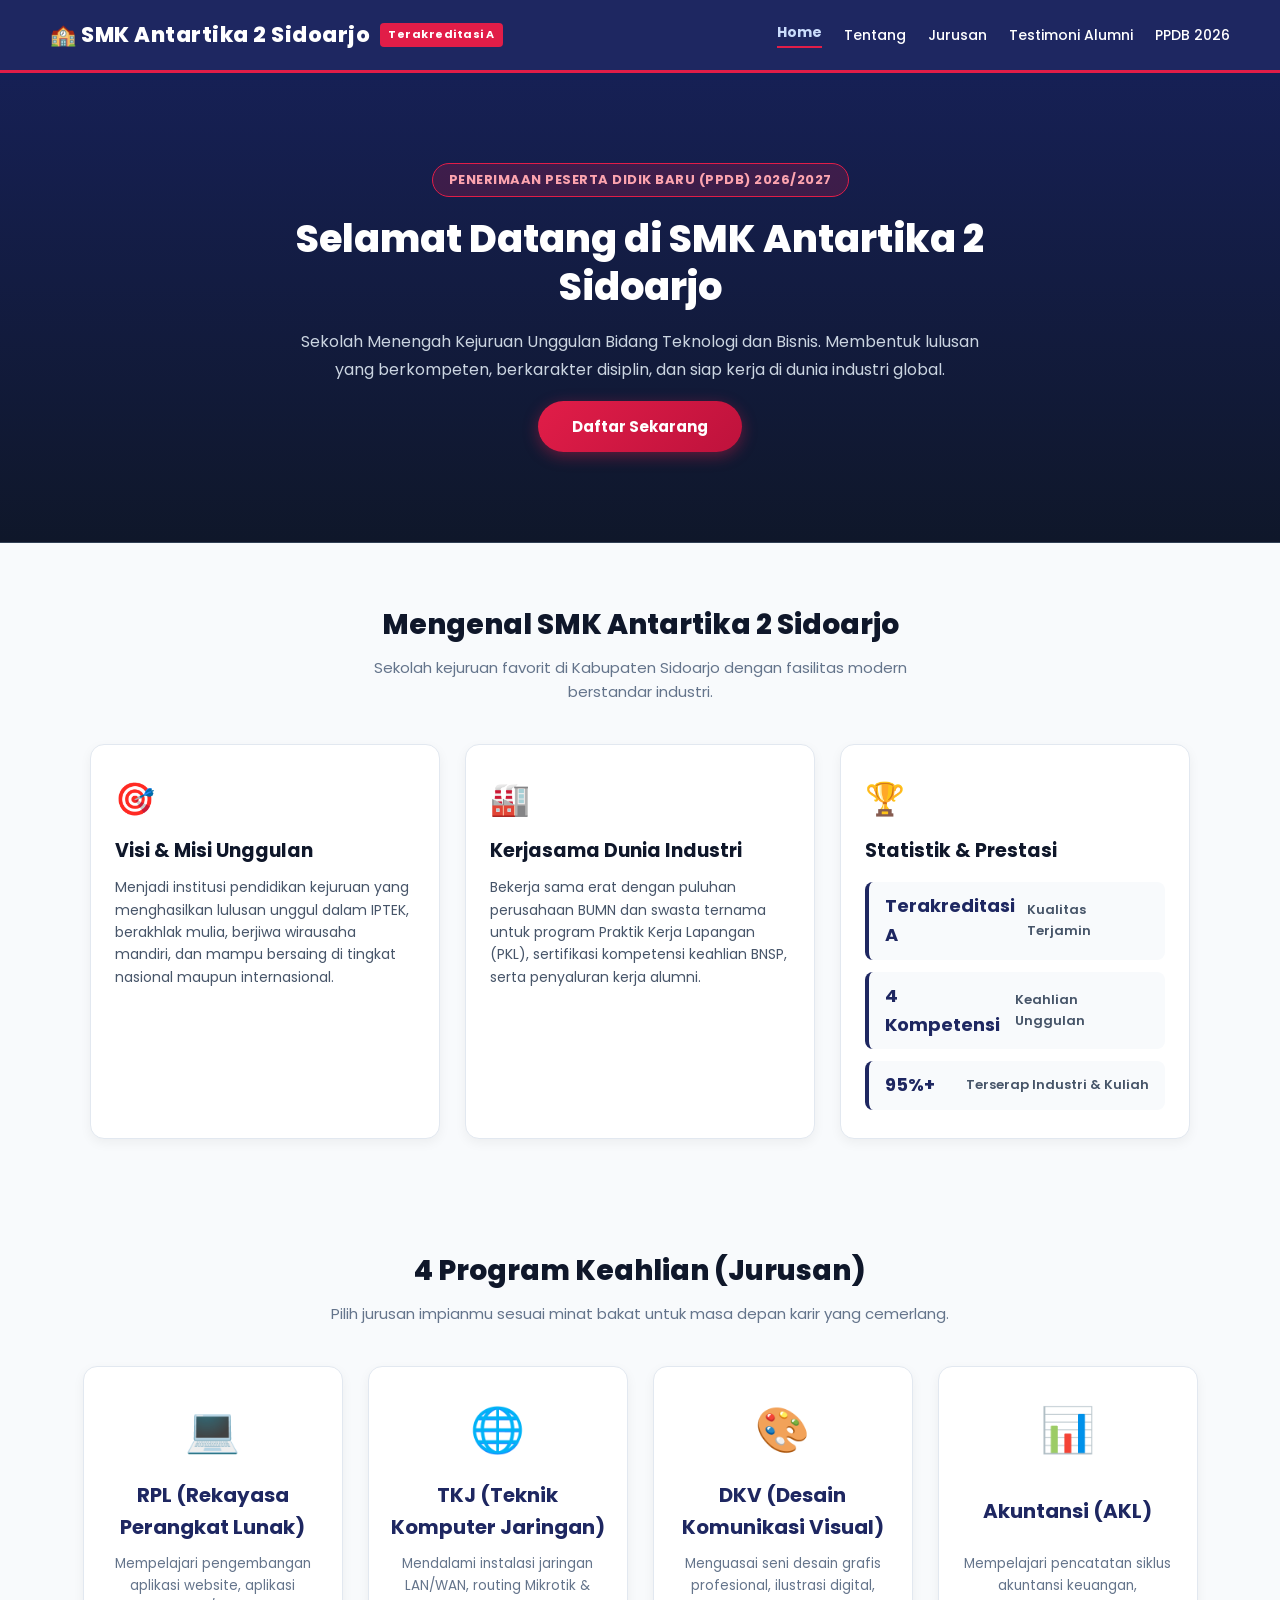
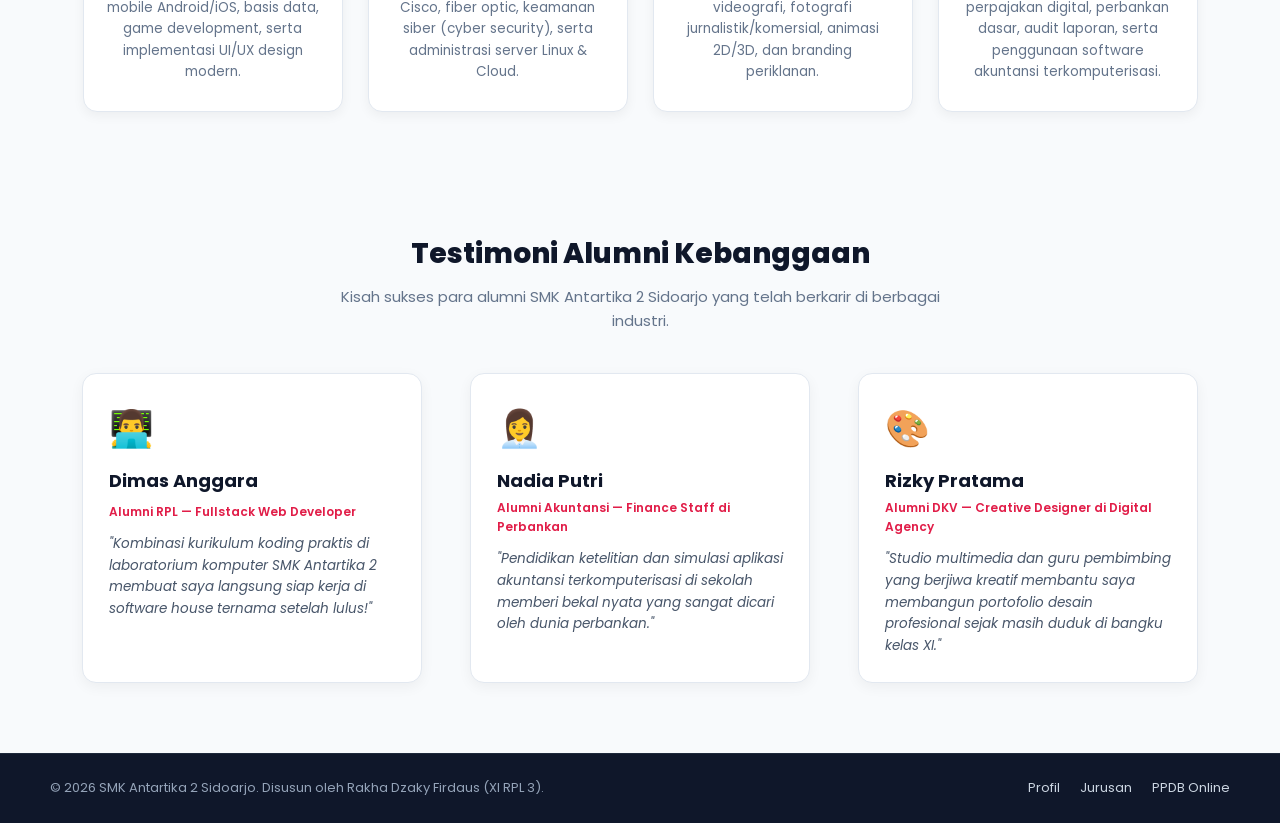
<file: index.html>
<!DOCTYPE html>
<html lang="id">
<head>
  <meta charset="UTF-8">
  <meta name="viewport" content="width=device-width, initial-scale=1.0">
  <title>SMK Antartika 2 Sidoarjo — Sekolah Pusat Keunggulan Bidang Teknologi</title>
  <link href="https://fonts.googleapis.com/css2?family=Poppins:wght@300;400;600;700;800&display=swap" rel="stylesheet">
  <link rel="stylesheet" href="style.css">
</head>
<body>

  <!-- ==========================================================================
       1. NAVBAR (FLEXBOX DENGAN flex-wrap: wrap)
       ========================================================================== -->
  <div class="navbar">
    <div class="logo">
      🏫 SMK Antartika 2 Sidoarjo
      <span class="logo-badge">Terakreditasi A</span>
    </div>
    <div class="menu">
      <a href="index.html" class="active">Home</a>
      <a href="tentang.html">Tentang</a>
      <a href="jurusan.html">Jurusan</a>
      <a href="testimoni.html">Testimoni Alumni</a>
      <a href="pendaftaran.html">PPDB 2026</a>
    </div>
  </div>

  <!-- ==========================================================================
       2. HERO SECTION (Flexbox Column, Center Aligned)
       ========================================================================== -->
  <div class="hero">
    <span class="badge-hero">Penerimaan Peserta Didik Baru (PPDB) 2026/2027</span>
    <h1>Selamat Datang di SMK Antartika 2 Sidoarjo</h1>
    <p>Sekolah Menengah Kejuruan Unggulan Bidang Teknologi dan Bisnis. Membentuk lulusan yang berkompeten, berkarakter disiplin, dan siap kerja di dunia industri global.</p>
    <a href="pendaftaran.html" style="text-decoration:none;"><button>Daftar Sekarang</button></a>
  </div>

  <!-- ==========================================================================
       RINGKASAN TENTANG SEKOLAH (FLEXBOX)
       ========================================================================== -->
  <div class="section-title">
    <h2>Mengenal SMK Antartika 2 Sidoarjo</h2>
    <p>Sekolah kejuruan favorit di Kabupaten Sidoarjo dengan fasilitas modern berstandar industri.</p>
  </div>

  <div class="tentang-container">
    <div class="tentang-box">
      <div class="box-icon">🎯</div>
      <h3>Visi & Misi Unggulan</h3>
      <p>Menjadi institusi pendidikan kejuruan yang menghasilkan lulusan unggul dalam IPTEK, berakhlak mulia, berjiwa wirausaha mandiri, dan mampu bersaing di tingkat nasional maupun internasional.</p>
    </div>

    <div class="tentang-box">
      <div class="box-icon">🏭</div>
      <h3>Kerjasama Dunia Industri</h3>
      <p>Bekerja sama erat dengan puluhan perusahaan BUMN dan swasta ternama untuk program Praktik Kerja Lapangan (PKL), sertifikasi kompetensi keahlian BNSP, serta penyaluran kerja alumni.</p>
    </div>

    <div class="tentang-box stats-box">
      <div class="box-icon">🏆</div>
      <h3>Statistik & Prestasi</h3>
      <div class="stat-grid">
        <div class="stat-item">
          <strong>Terakreditasi A</strong>
          <span>Kualitas Terjamin</span>
        </div>
        <div class="stat-item">
          <strong>4 Kompetensi</strong>
          <span>Keahlian Unggulan</span>
        </div>
        <div class="stat-item">
          <strong>95%+</strong>
          <span>Terserap Industri & Kuliah</span>
        </div>
      </div>
    </div>
  </div>

  <!-- ==========================================================================
       3. 4 JURUSAN UNGGULAN (RPL, TKJ, DKV, AKUNTANSI)
       ========================================================================== -->
  <div class="section-title">
    <h2>4 Program Keahlian (Jurusan)</h2>
    <p>Pilih jurusan impianmu sesuai minat bakat untuk masa depan karir yang cemerlang.</p>
  </div>

  <div class="gallery">
    <!-- 1. RPL -->
    <div class="card">
      <div class="icon">💻</div>
      <h3>RPL (Rekayasa Perangkat Lunak)</h3>
      <p>Mempelajari pengembangan aplikasi website, aplikasi mobile Android/iOS, basis data, game development, serta implementasi UI/UX design modern.</p>
    </div>

    <!-- 2. TKJ -->
    <div class="card">
      <div class="icon">🌐</div>
      <h3>TKJ (Teknik Komputer Jaringan)</h3>
      <p>Mendalami instalasi jaringan LAN/WAN, routing Mikrotik & Cisco, fiber optic, keamanan siber (cyber security), serta administrasi server Linux & Cloud.</p>
    </div>

    <!-- 3. DKV -->
    <div class="card">
      <div class="icon">🎨</div>
      <h3>DKV (Desain Komunikasi Visual)</h3>
      <p>Menguasai seni desain grafis profesional, ilustrasi digital, videografi, fotografi jurnalistik/komersial, animasi 2D/3D, dan branding periklanan.</p>
    </div>

    <!-- 4. AKUNTANSI -->
    <div class="card">
      <div class="icon">📊</div>
      <h3>Akuntansi (AKL)</h3>
      <p>Mempelajari pencatatan siklus akuntansi keuangan, perpajakan digital, perbankan dasar, audit laporan, serta penggunaan software akuntansi terkomputerisasi.</p>
    </div>
  </div>

  <!-- ==========================================================================
       4. TESTIMONI ALUMNI
       ========================================================================== -->
  <div class="section-title">
    <h2>Testimoni Alumni Kebanggaan</h2>
    <p>Kisah sukses para alumni SMK Antartika 2 Sidoarjo yang telah berkarir di berbagai industri.</p>
  </div>

  <div class="testimoni-container">
    <div class="card-testimoni">
      <div class="avatar">👨‍💻</div>
      <h4>Dimas Anggara</h4>
      <span class="role">Alumni RPL — Fullstack Web Developer</span>
      <p>"Kombinasi kurikulum koding praktis di laboratorium komputer SMK Antartika 2 membuat saya langsung siap kerja di software house ternama setelah lulus!"</p>
    </div>

    <div class="card-testimoni">
      <div class="avatar">👩‍💼</div>
      <h4>Nadia Putri</h4>
      <span class="role">Alumni Akuntansi — Finance Staff di Perbankan</span>
      <p>"Pendidikan ketelitian dan simulasi aplikasi akuntansi terkomputerisasi di sekolah memberi bekal nyata yang sangat dicari oleh dunia perbankan."</p>
    </div>

    <div class="card-testimoni">
      <div class="avatar">🎨</div>
      <h4>Rizky Pratama</h4>
      <span class="role">Alumni DKV — Creative Designer di Digital Agency</span>
      <p>"Studio multimedia dan guru pembimbing yang berjiwa kreatif membantu saya membangun portofolio desain profesional sejak masih duduk di bangku kelas XI."</p>
    </div>
  </div>

  <!-- ==========================================================================
       5. FOOTER
       ========================================================================== -->
  <div class="footer">
    <p>&copy; 2026 SMK Antartika 2 Sidoarjo. Disusun oleh Rakha Dzaky Firdaus (XI RPL 3).</p>
    <div class="social">
      <a href="tentang.html">Profil</a>
      <a href="jurusan.html">Jurusan</a>
      <a href="pendaftaran.html">PPDB Online</a>
    </div>
  </div>

</body>
</html>
</file>
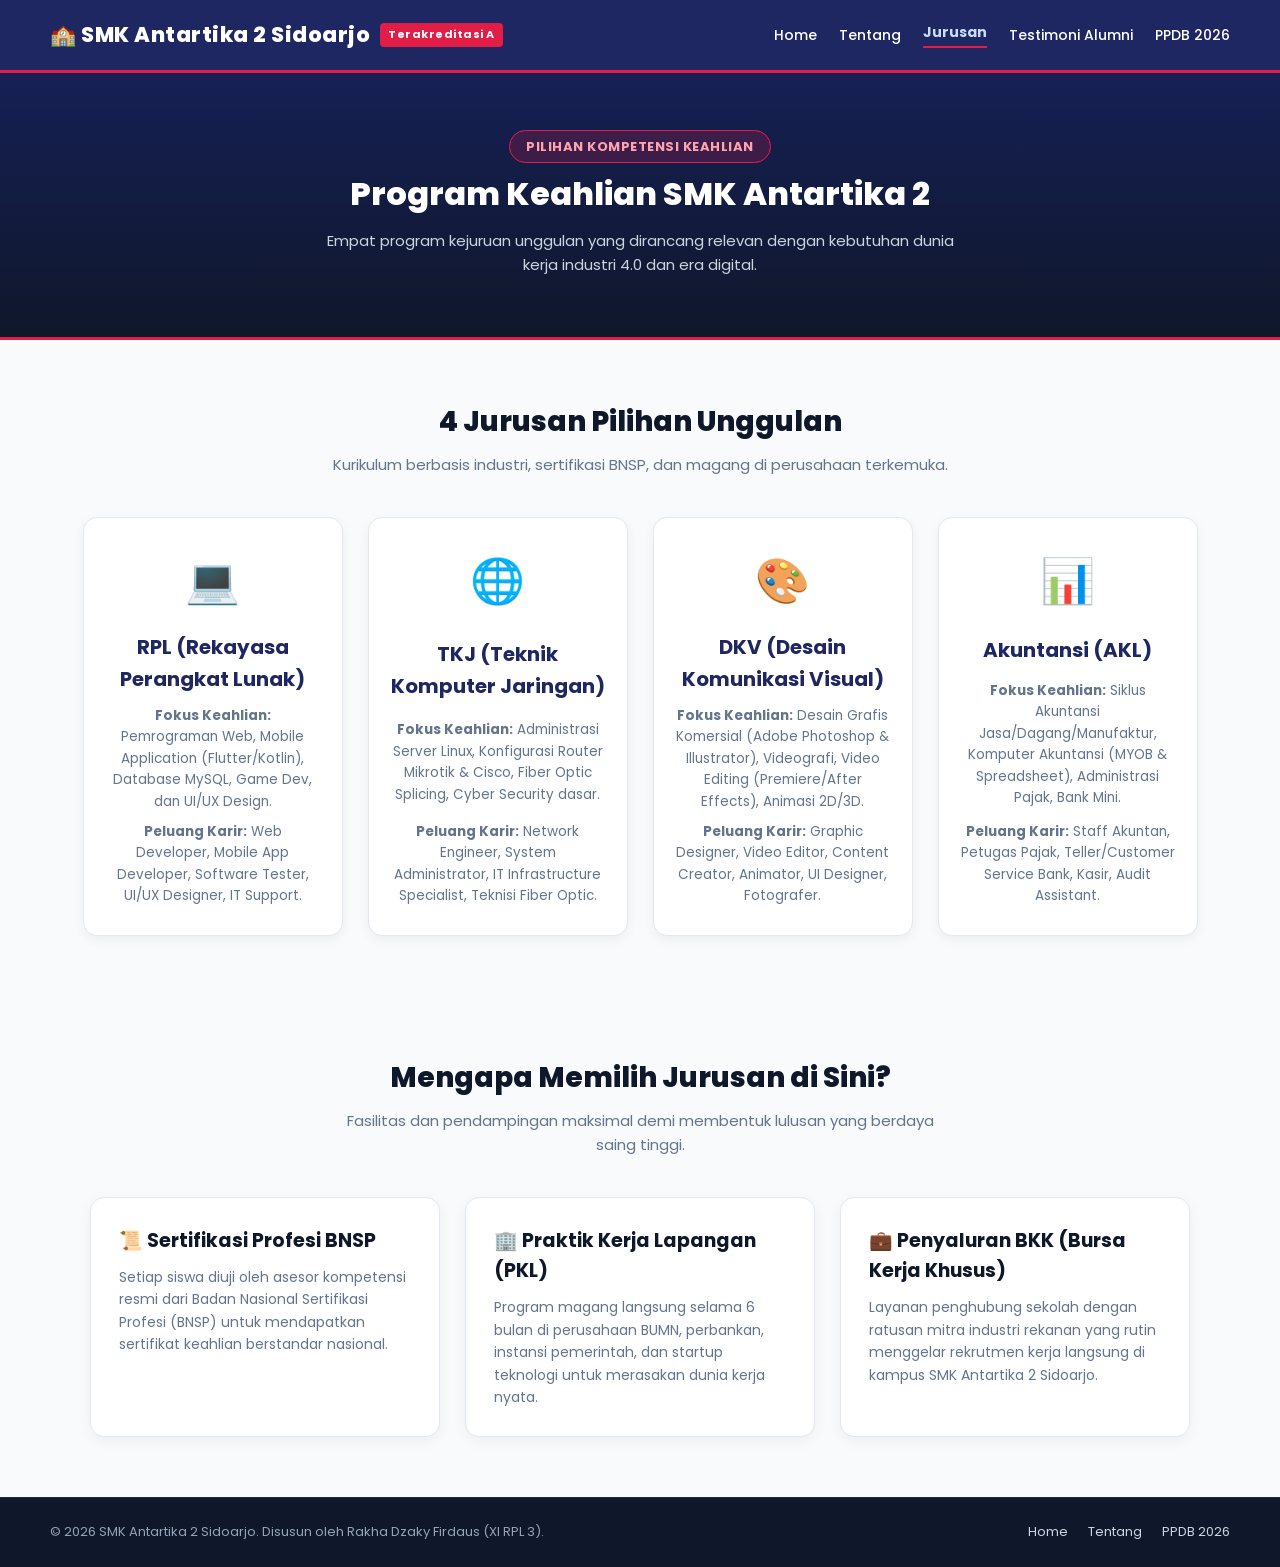
<file: jurusan.html>
<!DOCTYPE html>
<html lang="id">
<head>
  <meta charset="UTF-8">
  <meta name="viewport" content="width=device-width, initial-scale=1.0">
  <title>Program Jurusan — SMK Antartika 2 Sidoarjo</title>
  <link href="https://fonts.googleapis.com/css2?family=Poppins:wght@300;400;600;700;800&display=swap" rel="stylesheet">
  <link rel="stylesheet" href="style.css">
</head>
<body>

  <!-- NAVBAR -->
  <div class="navbar">
    <div class="logo">
      🏫 SMK Antartika 2 Sidoarjo
      <span class="logo-badge">Terakreditasi A</span>
    </div>
    <div class="menu">
      <a href="index.html">Home</a>
      <a href="tentang.html">Tentang</a>
      <a href="jurusan.html" class="active">Jurusan</a>
      <a href="testimoni.html">Testimoni Alumni</a>
      <a href="pendaftaran.html">PPDB 2026</a>
    </div>
  </div>

  <!-- HEADER SUB-HALAMAN -->
  <div class="page-header">
    <span class="badge-hero">Pilihan Kompetensi Keahlian</span>
    <h1 style="margin-top: 10px;">Program Keahlian SMK Antartika 2</h1>
    <p>Empat program kejuruan unggulan yang dirancang relevan dengan kebutuhan dunia kerja industri 4.0 dan era digital.</p>
  </div>

  <!-- GALERI 4 JURUSAN (FLEXBOX WRAP & JUSTIFY-CONTENT CENTER) -->
  <div class="section-title">
    <h2>4 Jurusan Pilihan Unggulan</h2>
    <p>Kurikulum berbasis industri, sertifikasi BNSP, dan magang di perusahaan terkemuka.</p>
  </div>

  <div class="gallery">
    <!-- 1. RPL -->
    <div class="card">
      <div class="icon">💻</div>
      <h3>RPL (Rekayasa Perangkat Lunak)</h3>
      <p><strong>Fokus Keahlian:</strong> Pemrograman Web, Mobile Application (Flutter/Kotlin), Database MySQL, Game Dev, dan UI/UX Design.</p>
      <p style="margin-top: 8px;"><strong>Peluang Karir:</strong> Web Developer, Mobile App Developer, Software Tester, UI/UX Designer, IT Support.</p>
    </div>

    <!-- 2. TKJ -->
    <div class="card">
      <div class="icon">🌐</div>
      <h3>TKJ (Teknik Komputer Jaringan)</h3>
      <p><strong>Fokus Keahlian:</strong> Administrasi Server Linux, Konfigurasi Router Mikrotik & Cisco, Fiber Optic Splicing, Cyber Security dasar.</p>
      <p style="margin-top: 8px;"><strong>Peluang Karir:</strong> Network Engineer, System Administrator, IT Infrastructure Specialist, Teknisi Fiber Optic.</p>
    </div>

    <!-- 3. DKV -->
    <div class="card">
      <div class="icon">🎨</div>
      <h3>DKV (Desain Komunikasi Visual)</h3>
      <p><strong>Fokus Keahlian:</strong> Desain Grafis Komersial (Adobe Photoshop & Illustrator), Videografi, Video Editing (Premiere/After Effects), Animasi 2D/3D.</p>
      <p style="margin-top: 8px;"><strong>Peluang Karir:</strong> Graphic Designer, Video Editor, Content Creator, Animator, UI Designer, Fotografer.</p>
    </div>

    <!-- 4. AKUNTANSI -->
    <div class="card">
      <div class="icon">📊</div>
      <h3>Akuntansi (AKL)</h3>
      <p><strong>Fokus Keahlian:</strong> Siklus Akuntansi Jasa/Dagang/Manufaktur, Komputer Akuntansi (MYOB & Spreadsheet), Administrasi Pajak, Bank Mini.</p>
      <p style="margin-top: 8px;"><strong>Peluang Karir:</strong> Staff Akuntan, Petugas Pajak, Teller/Customer Service Bank, Kasir, Audit Assistant.</p>
    </div>
  </div>

  <!-- KEUNGGULAN BELAJAR DI SMK ANTARTIKA 2 (FLEXBOX DETAIL GRID) -->
  <div class="section-title">
    <h2>Mengapa Memilih Jurusan di Sini?</h2>
    <p>Fasilitas dan pendampingan maksimal demi membentuk lulusan yang berdaya saing tinggi.</p>
  </div>

  <div class="detail-grid">
    <div class="detail-card">
      <h3>📜 Sertifikasi Profesi BNSP</h3>
      <p>Setiap siswa diuji oleh asesor kompetensi resmi dari Badan Nasional Sertifikasi Profesi (BNSP) untuk mendapatkan sertifikat keahlian berstandar nasional.</p>
    </div>

    <div class="detail-card">
      <h3>🏢 Praktik Kerja Lapangan (PKL)</h3>
      <p>Program magang langsung selama 6 bulan di perusahaan BUMN, perbankan, instansi pemerintah, dan startup teknologi untuk merasakan dunia kerja nyata.</p>
    </div>

    <div class="detail-card">
      <h3>💼 Penyaluran BKK (Bursa Kerja Khusus)</h3>
      <p>Layanan penghubung sekolah dengan ratusan mitra industri rekanan yang rutin menggelar rekrutmen kerja langsung di kampus SMK Antartika 2 Sidoarjo.</p>
    </div>
  </div>

  <!-- FOOTER -->
  <div class="footer">
    <p>&copy; 2026 SMK Antartika 2 Sidoarjo. Disusun oleh Rakha Dzaky Firdaus (XI RPL 3).</p>
    <div class="social">
      <a href="index.html">Home</a>
      <a href="tentang.html">Tentang</a>
      <a href="pendaftaran.html">PPDB 2026</a>
    </div>
  </div>

</body>
</html>
</file>
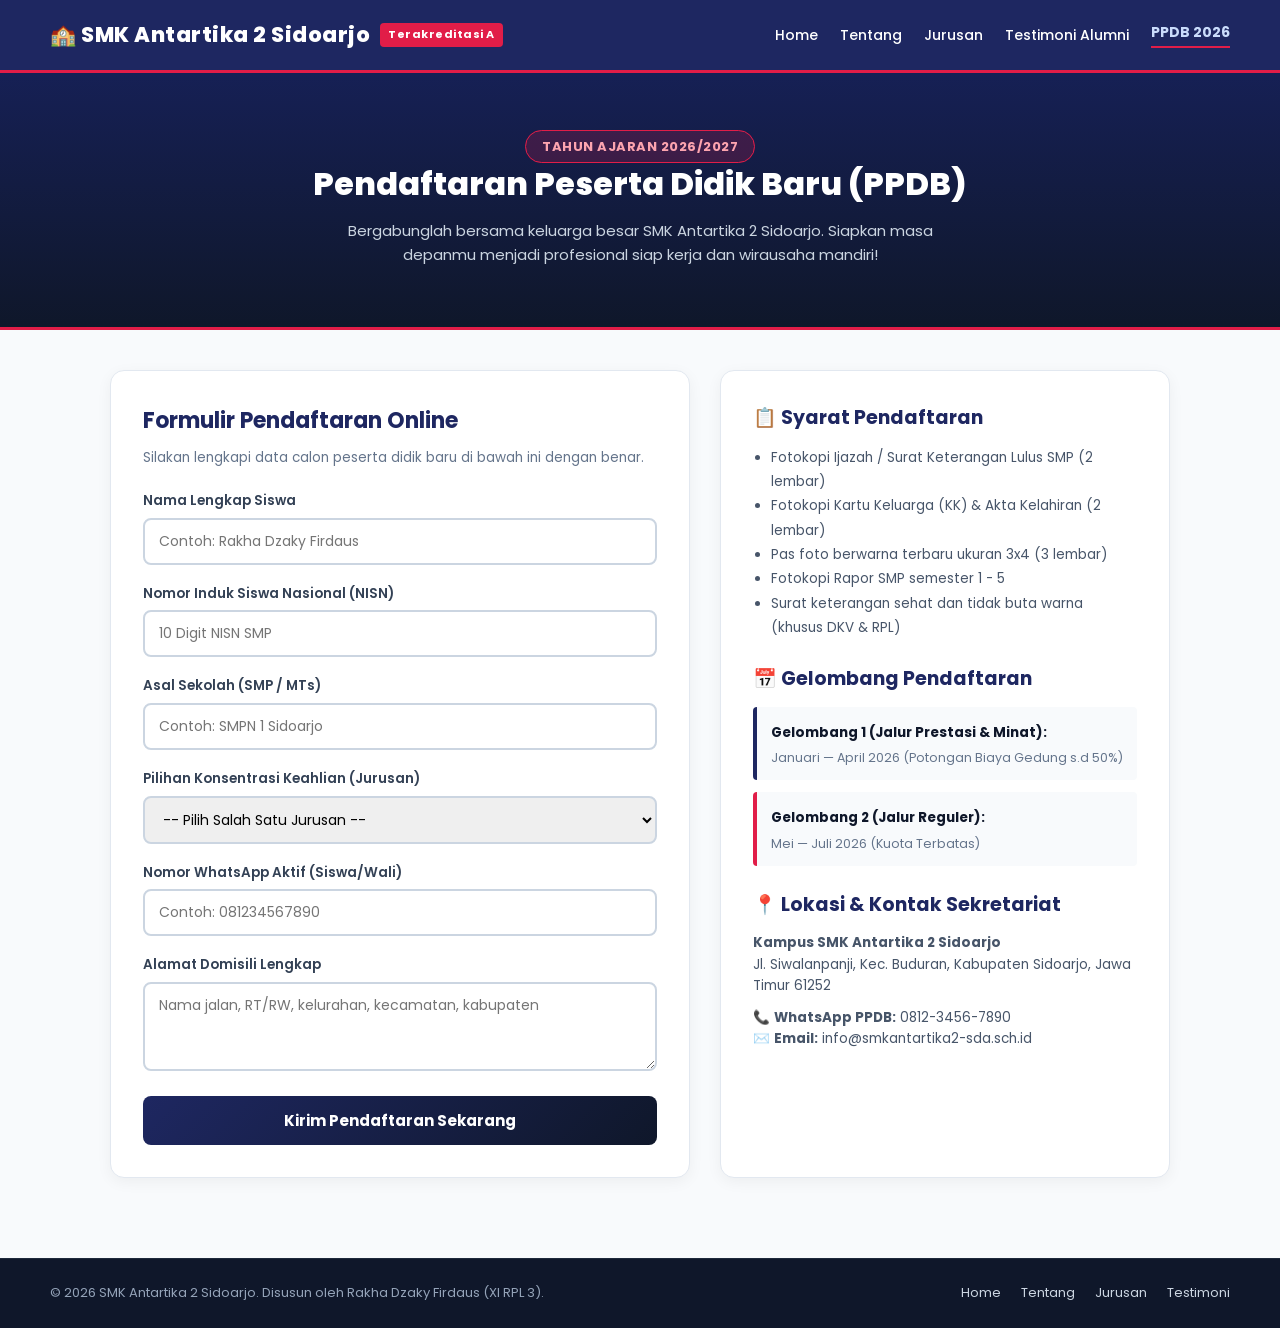
<file: pendaftaran.html>
<!DOCTYPE html>
<html lang="id">
<head>
  <meta charset="UTF-8">
  <meta name="viewport" content="width=device-width, initial-scale=1.0">
  <title>PPDB 2026/2027 — SMK Antartika 2 Sidoarjo</title>
  <link href="https://fonts.googleapis.com/css2?family=Poppins:wght@300;400;600;700;800&display=swap" rel="stylesheet">
  <link rel="stylesheet" href="style.css">
</head>
<body>

  <!-- ==========================================================================
       1. NAVBAR
       ========================================================================== -->
  <div class="navbar">
    <div class="logo">
      🏫 SMK Antartika 2 Sidoarjo
      <span class="logo-badge">Terakreditasi A</span>
    </div>
    <div class="menu">
      <a href="index.html">Home</a>
      <a href="tentang.html">Tentang</a>
      <a href="jurusan.html">Jurusan</a>
      <a href="testimoni.html">Testimoni Alumni</a>
      <a href="pendaftaran.html" class="active">PPDB 2026</a>
    </div>
  </div>

  <!-- ==========================================================================
       PAGE HEADER
       ========================================================================== -->
  <div class="page-header">
    <span class="badge-hero">Tahun Ajaran 2026/2027</span>
    <h1>Pendaftaran Peserta Didik Baru (PPDB)</h1>
    <p>Bergabunglah bersama keluarga besar SMK Antartika 2 Sidoarjo. Siapkan masa depanmu menjadi profesional siap kerja dan wirausaha mandiri!</p>
  </div>

  <!-- ==========================================================================
       CONTAINER PENDAFTARAN (FLEXBOX FORM + INFO)
       ========================================================================== -->
  <div class="pendaftaran-container">
    
    <!-- FORMULIR ONLINE -->
    <div class="form-box">
      <h2 style="color: #1E2761; margin-bottom: 8px; font-size: 22px;">Formulir Pendaftaran Online</h2>
      <p style="color: #64748b; font-size: 13.5px; margin-bottom: 22px;">Silakan lengkapi data calon peserta didik baru di bawah ini dengan benar.</p>
      
      <form action="#" method="POST" onsubmit="event.preventDefault(); alert('Terima kasih! Formulir pendaftaran berhasil dikirim. Panitia PPDB SMK Antartika 2 Sidoarjo akan segera menghubungi nomor WhatsApp Anda.');">
        <div class="form-group">
          <label for="nama">Nama Lengkap Siswa</label>
          <input type="text" id="nama" name="nama" placeholder="Contoh: Rakha Dzaky Firdaus" required>
        </div>

        <div class="form-group">
          <label for="nisn">Nomor Induk Siswa Nasional (NISN)</label>
          <input type="text" id="nisn" name="nisn" placeholder="10 Digit NISN SMP" required>
        </div>

        <div class="form-group">
          <label for="sekolah_asal">Asal Sekolah (SMP / MTs)</label>
          <input type="text" id="sekolah_asal" name="sekolah_asal" placeholder="Contoh: SMPN 1 Sidoarjo" required>
        </div>

        <div class="form-group">
          <label for="jurusan">Pilihan Konsentrasi Keahlian (Jurusan)</label>
          <select id="jurusan" name="jurusan" required>
            <option value="" disabled selected>-- Pilih Salah Satu Jurusan --</option>
            <option value="RPL">Rekayasa Perangkat Lunak (RPL) - Coding & Web</option>
            <option value="TKJ">Teknik Komputer & Jaringan (TKJ) - Network & Cloud</option>
            <option value="DKV">Desain Komunikasi Visual (DKV) - Multimedia & Animasi</option>
            <option value="AK">Akuntansi & Keuangan Lembaga (AK) - Finance & Pajak</option>
          </select>
        </div>

        <div class="form-group">
          <label for="whatsapp">Nomor WhatsApp Aktif (Siswa/Wali)</label>
          <input type="tel" id="whatsapp" name="whatsapp" placeholder="Contoh: 081234567890" required>
        </div>

        <div class="form-group">
          <label for="alamat">Alamat Domisili Lengkap</label>
          <textarea id="alamat" name="alamat" rows="3" placeholder="Nama jalan, RT/RW, kelurahan, kecamatan, kabupaten" required></textarea>
        </div>

        <button type="submit" class="btn-submit">Kirim Pendaftaran Sekarang</button>
      </form>
    </div>

    <!-- INFORMASI & PERSYARATAN -->
    <div class="info-pendaftaran">
      <h3 style="color: #1E2761; margin-bottom: 12px; font-size: 19px;">📋 Syarat Pendaftaran</h3>
      <ul style="padding-left: 18px; color: #475569; font-size: 13.5px; line-height: 1.8; margin-bottom: 24px;">
        <li>Fotokopi Ijazah / Surat Keterangan Lulus SMP (2 lembar)</li>
        <li>Fotokopi Kartu Keluarga (KK) & Akta Kelahiran (2 lembar)</li>
        <li>Pas foto berwarna terbaru ukuran 3x4 (3 lembar)</li>
        <li>Fotokopi Rapor SMP semester 1 - 5</li>
        <li>Surat keterangan sehat dan tidak buta warna (khusus DKV & RPL)</li>
      </ul>

      <h3 style="color: #1E2761; margin-bottom: 12px; font-size: 19px;">📅 Gelombang Pendaftaran</h3>
      <div style="background: #f8fafc; border-left: 4px solid #1E2761; padding: 12px 14px; margin-bottom: 12px; border-radius: 4px;">
        <strong style="color: #0f172a; font-size: 13.5px;">Gelombang 1 (Jalur Prestasi & Minat):</strong>
        <p style="margin: 4px 0 0; color: #64748b; font-size: 12.5px;">Januari — April 2026 (Potongan Biaya Gedung s.d 50%)</p>
      </div>

      <div style="background: #f8fafc; border-left: 4px solid #e11d48; padding: 12px 14px; margin-bottom: 24px; border-radius: 4px;">
        <strong style="color: #0f172a; font-size: 13.5px;">Gelombang 2 (Jalur Reguler):</strong>
        <p style="margin: 4px 0 0; color: #64748b; font-size: 12.5px;">Mei — Juli 2026 (Kuota Terbatas)</p>
      </div>

      <h3 style="color: #1E2761; margin-bottom: 12px; font-size: 19px;">📍 Lokasi & Kontak Sekretariat</h3>
      <p style="color: #475569; font-size: 13.5px; line-height: 1.6; margin-bottom: 10px;">
        <strong>Kampus SMK Antartika 2 Sidoarjo</strong><br>
        Jl. Siwalanpanji, Kec. Buduran, Kabupaten Sidoarjo, Jawa Timur 61252
      </p>
      <p style="color: #475569; font-size: 13.5px; line-height: 1.6;">
        📞 <strong>WhatsApp PPDB:</strong> 0812-3456-7890<br>
        ✉️ <strong>Email:</strong> info@smkantartika2-sda.sch.id
      </p>
    </div>

  </div>

  <!-- ==========================================================================
       FOOTER
       ========================================================================== -->
  <div class="footer">
    <p>&copy; 2026 SMK Antartika 2 Sidoarjo. Disusun oleh Rakha Dzaky Firdaus (XI RPL 3).</p>
    <div class="social">
      <a href="index.html">Home</a>
      <a href="tentang.html">Tentang</a>
      <a href="jurusan.html">Jurusan</a>
      <a href="testimoni.html">Testimoni</a>
    </div>
  </div>

</body>
</html>
</file>
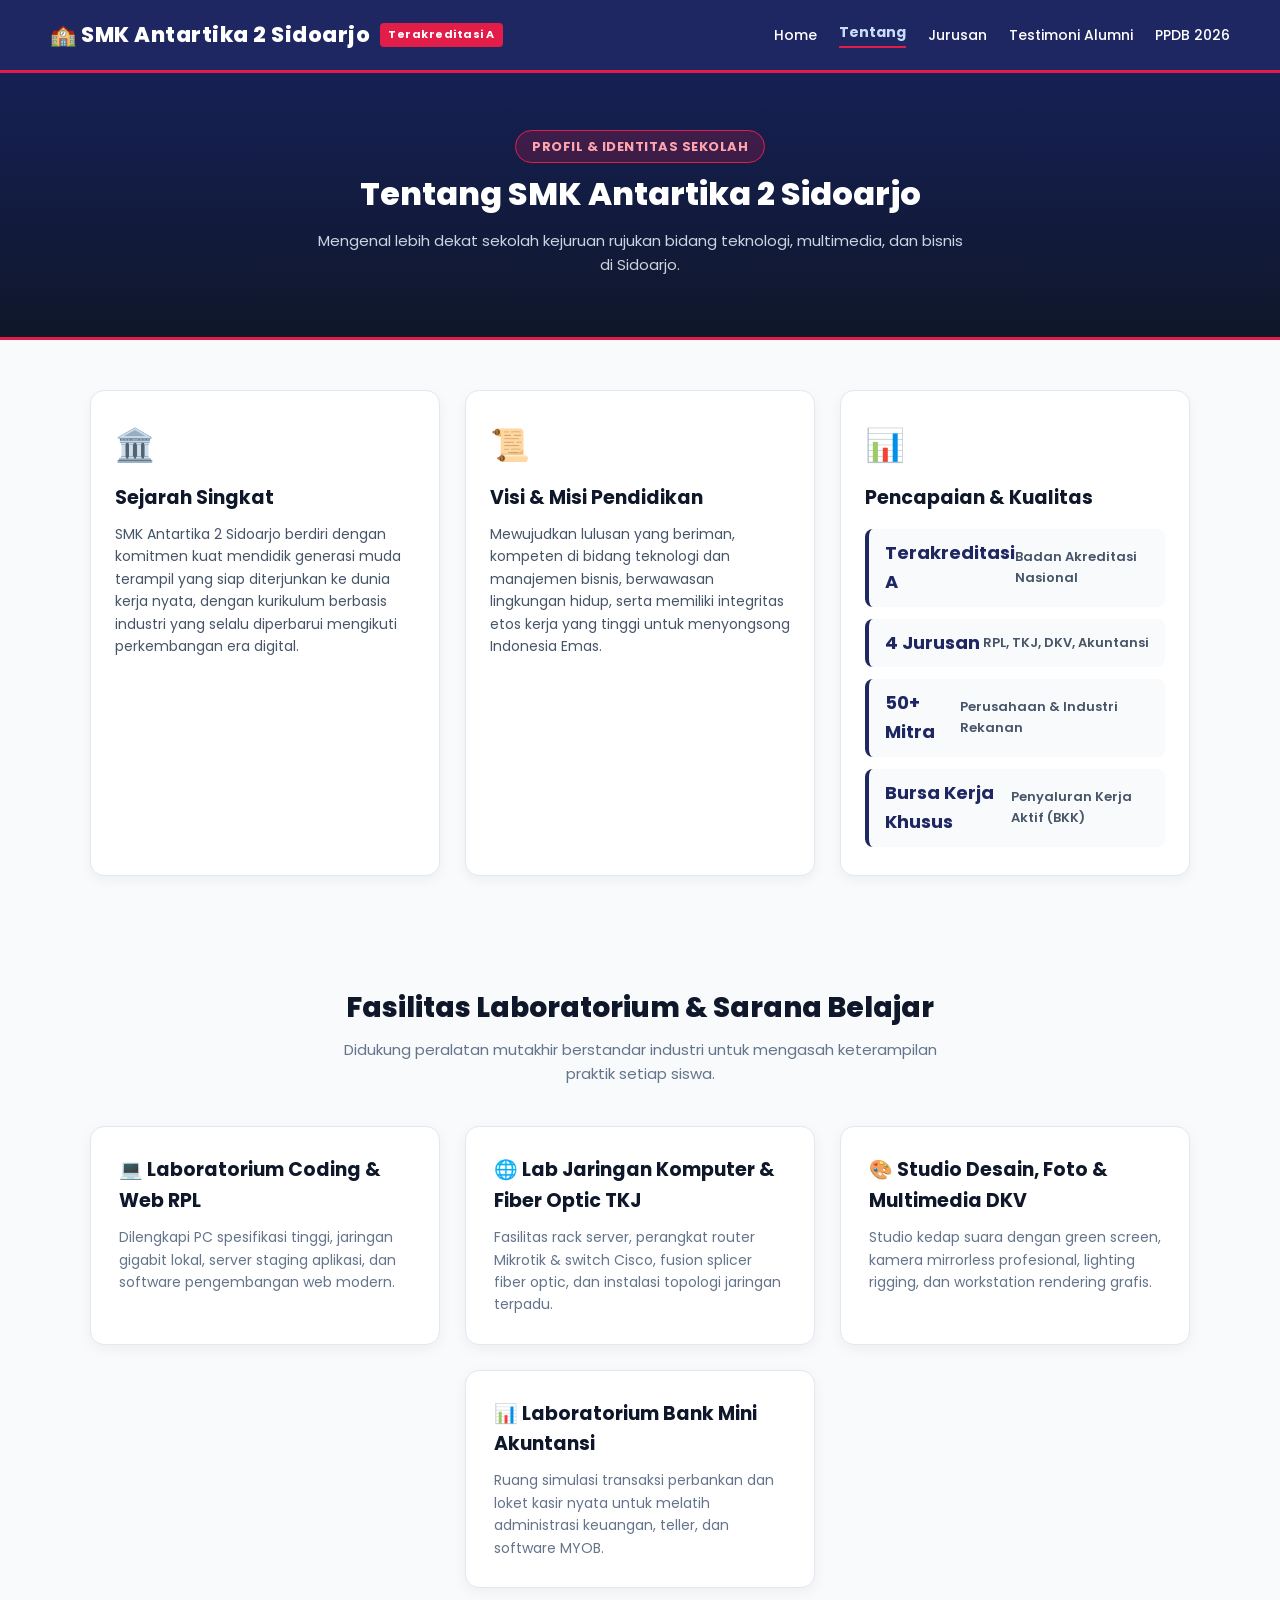
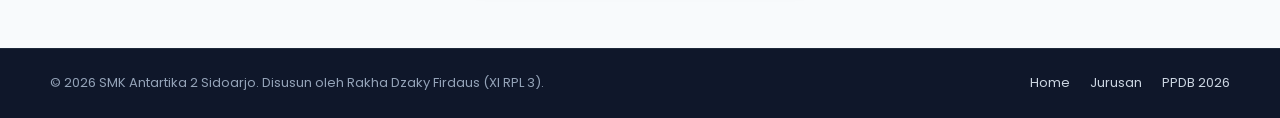
<file: tentang.html>
<!DOCTYPE html>
<html lang="id">
<head>
  <meta charset="UTF-8">
  <meta name="viewport" content="width=device-width, initial-scale=1.0">
  <title>Tentang Sekolah — SMK Antartika 2 Sidoarjo</title>
  <link href="https://fonts.googleapis.com/css2?family=Poppins:wght@300;400;600;700;800&display=swap" rel="stylesheet">
  <link rel="stylesheet" href="style.css">
</head>
<body>

  <!-- NAVBAR -->
  <div class="navbar">
    <div class="logo">
      🏫 SMK Antartika 2 Sidoarjo
      <span class="logo-badge">Terakreditasi A</span>
    </div>
    <div class="menu">
      <a href="index.html">Home</a>
      <a href="tentang.html" class="active">Tentang</a>
      <a href="jurusan.html">Jurusan</a>
      <a href="testimoni.html">Testimoni Alumni</a>
      <a href="pendaftaran.html">PPDB 2026</a>
    </div>
  </div>

  <!-- HEADER SUB-HALAMAN -->
  <div class="page-header">
    <span class="badge-hero">Profil & Identitas Sekolah</span>
    <h1 style="margin-top: 10px;">Tentang SMK Antartika 2 Sidoarjo</h1>
    <p>Mengenal lebih dekat sekolah kejuruan rujukan bidang teknologi, multimedia, dan bisnis di Sidoarjo.</p>
  </div>

  <!-- KONTEN TENTANG (FLEXBOX) -->
  <div class="tentang-container" style="padding-top: 50px;">
    <div class="tentang-box">
      <div class="box-icon">🏛️</div>
      <h3>Sejarah Singkat</h3>
      <p>SMK Antartika 2 Sidoarjo berdiri dengan komitmen kuat mendidik generasi muda terampil yang siap diterjunkan ke dunia kerja nyata, dengan kurikulum berbasis industri yang selalu diperbarui mengikuti perkembangan era digital.</p>
    </div>

    <div class="tentang-box">
      <div class="box-icon">📜</div>
      <h3>Visi & Misi Pendidikan</h3>
      <p>Mewujudkan lulusan yang beriman, kompeten di bidang teknologi dan manajemen bisnis, berwawasan lingkungan hidup, serta memiliki integritas etos kerja yang tinggi untuk menyongsong Indonesia Emas.</p>
    </div>

    <div class="tentang-box stats-box">
      <div class="box-icon">📊</div>
      <h3>Pencapaian & Kualitas</h3>
      <div class="stat-grid">
        <div class="stat-item">
          <strong>Terakreditasi A</strong>
          <span>Badan Akreditasi Nasional</span>
        </div>
        <div class="stat-item">
          <strong>4 Jurusan</strong>
          <span>RPL, TKJ, DKV, Akuntansi</span>
        </div>
        <div class="stat-item">
          <strong>50+ Mitra</strong>
          <span>Perusahaan & Industri Rekanan</span>
        </div>
        <div class="stat-item">
          <strong>Bursa Kerja Khusus</strong>
          <span>Penyaluran Kerja Aktif (BKK)</span>
        </div>
      </div>
    </div>
  </div>

  <!-- FASILITAS UNGGULAN (FLEXBOX GRID) -->
  <div class="section-title">
    <h2>Fasilitas Laboratorium & Sarana Belajar</h2>
    <p>Didukung peralatan mutakhir berstandar industri untuk mengasah keterampilan praktik setiap siswa.</p>
  </div>

  <div class="detail-grid">
    <div class="detail-card">
      <h3>💻 Laboratorium Coding & Web RPL</h3>
      <p>Dilengkapi PC spesifikasi tinggi, jaringan gigabit lokal, server staging aplikasi, dan software pengembangan web modern.</p>
    </div>

    <div class="detail-card">
      <h3>🌐 Lab Jaringan Komputer & Fiber Optic TKJ</h3>
      <p>Fasilitas rack server, perangkat router Mikrotik & switch Cisco, fusion splicer fiber optic, dan instalasi topologi jaringan terpadu.</p>
    </div>

    <div class="detail-card">
      <h3>🎨 Studio Desain, Foto & Multimedia DKV</h3>
      <p>Studio kedap suara dengan green screen, kamera mirrorless profesional, lighting rigging, dan workstation rendering grafis.</p>
    </div>

    <div class="detail-card">
      <h3>📊 Laboratorium Bank Mini Akuntansi</h3>
      <p>Ruang simulasi transaksi perbankan dan loket kasir nyata untuk melatih administrasi keuangan, teller, dan software MYOB.</p>
    </div>
  </div>

  <!-- FOOTER -->
  <div class="footer">
    <p>&copy; 2026 SMK Antartika 2 Sidoarjo. Disusun oleh Rakha Dzaky Firdaus (XI RPL 3).</p>
    <div class="social">
      <a href="index.html">Home</a>
      <a href="jurusan.html">Jurusan</a>
      <a href="pendaftaran.html">PPDB 2026</a>
    </div>
  </div>

</body>
</html>
</file>
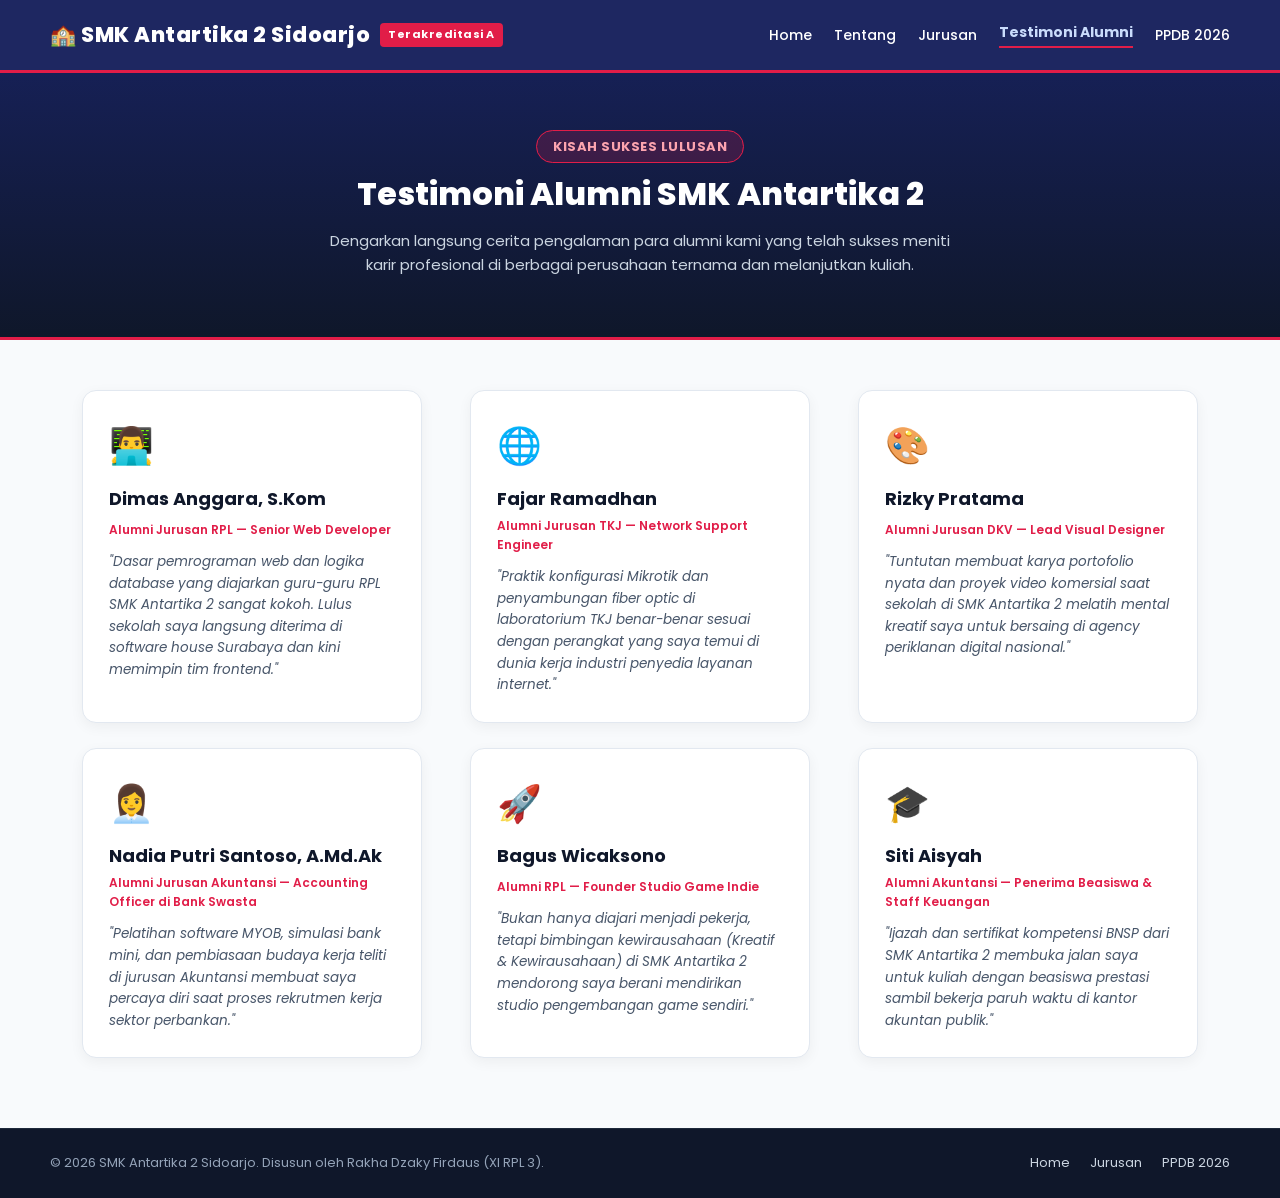
<file: testimoni.html>
<!DOCTYPE html>
<html lang="id">
<head>
  <meta charset="UTF-8">
  <meta name="viewport" content="width=device-width, initial-scale=1.0">
  <title>Testimoni Alumni — SMK Antartika 2 Sidoarjo</title>
  <link href="https://fonts.googleapis.com/css2?family=Poppins:wght@300;400;600;700;800&display=swap" rel="stylesheet">
  <link rel="stylesheet" href="style.css">
</head>
<body>

  <!-- NAVBAR -->
  <div class="navbar">
    <div class="logo">
      🏫 SMK Antartika 2 Sidoarjo
      <span class="logo-badge">Terakreditasi A</span>
    </div>
    <div class="menu">
      <a href="index.html">Home</a>
      <a href="tentang.html">Tentang</a>
      <a href="jurusan.html">Jurusan</a>
      <a href="testimoni.html" class="active">Testimoni Alumni</a>
      <a href="pendaftaran.html">PPDB 2026</a>
    </div>
  </div>

  <!-- HEADER SUB-HALAMAN -->
  <div class="page-header">
    <span class="badge-hero">Kisah Sukses Lulusan</span>
    <h1 style="margin-top: 10px;">Testimoni Alumni SMK Antartika 2</h1>
    <p>Dengarkan langsung cerita pengalaman para alumni kami yang telah sukses meniti karir profesional di berbagai perusahaan ternama dan melanjutkan kuliah.</p>
  </div>

  <!-- TESTIMONI CONTAINER (FLEXBOX JUSTIFY-CONTENT SPACE-AROUND) -->
  <div class="testimoni-container" style="padding-top: 50px;">
    <!-- 1. Alumni RPL -->
    <div class="card-testimoni">
      <div class="avatar">👨‍💻</div>
      <h4>Dimas Anggara, S.Kom</h4>
      <span class="role">Alumni Jurusan RPL — Senior Web Developer</span>
      <p>"Dasar pemrograman web dan logika database yang diajarkan guru-guru RPL SMK Antartika 2 sangat kokoh. Lulus sekolah saya langsung diterima di software house Surabaya dan kini memimpin tim frontend."</p>
    </div>

    <!-- 2. Alumni TKJ -->
    <div class="card-testimoni">
      <div class="avatar">🌐</div>
      <h4>Fajar Ramadhan</h4>
      <span class="role">Alumni Jurusan TKJ — Network Support Engineer</span>
      <p>"Praktik konfigurasi Mikrotik dan penyambungan fiber optic di laboratorium TKJ benar-benar sesuai dengan perangkat yang saya temui di dunia kerja industri penyedia layanan internet."</p>
    </div>

    <!-- 3. Alumni DKV -->
    <div class="card-testimoni">
      <div class="avatar">🎨</div>
      <h4>Rizky Pratama</h4>
      <span class="role">Alumni Jurusan DKV — Lead Visual Designer</span>
      <p>"Tuntutan membuat karya portofolio nyata dan proyek video komersial saat sekolah di SMK Antartika 2 melatih mental kreatif saya untuk bersaing di agency periklanan digital nasional."</p>
    </div>

    <!-- 4. Alumni Akuntansi -->
    <div class="card-testimoni">
      <div class="avatar">👩‍💼</div>
      <h4>Nadia Putri Santoso, A.Md.Ak</h4>
      <span class="role">Alumni Jurusan Akuntansi — Accounting Officer di Bank Swasta</span>
      <p>"Pelatihan software MYOB, simulasi bank mini, dan pembiasaan budaya kerja teliti di jurusan Akuntansi membuat saya percaya diri saat proses rekrutmen kerja sektor perbankan."</p>
    </div>

    <!-- 5. Alumni Wirausaha -->
    <div class="card-testimoni">
      <div class="avatar">🚀</div>
      <h4>Bagus Wicaksono</h4>
      <span class="role">Alumni RPL — Founder Studio Game Indie</span>
      <p>"Bukan hanya diajari menjadi pekerja, tetapi bimbingan kewirausahaan (Kreatif & Kewirausahaan) di SMK Antartika 2 mendorong saya berani mendirikan studio pengembangan game sendiri."</p>
    </div>

    <!-- 6. Alumni Kuliah & Kerja -->
    <div class="card-testimoni">
      <div class="avatar">🎓</div>
      <h4>Siti Aisyah</h4>
      <span class="role">Alumni Akuntansi — Penerima Beasiswa & Staff Keuangan</span>
      <p>"Ijazah dan sertifikat kompetensi BNSP dari SMK Antartika 2 membuka jalan saya untuk kuliah dengan beasiswa prestasi sambil bekerja paruh waktu di kantor akuntan publik."</p>
    </div>
  </div>

  <!-- FOOTER -->
  <div class="footer">
    <p>&copy; 2026 SMK Antartika 2 Sidoarjo. Disusun oleh Rakha Dzaky Firdaus (XI RPL 3).</p>
    <div class="social">
      <a href="index.html">Home</a>
      <a href="jurusan.html">Jurusan</a>
      <a href="pendaftaran.html">PPDB 2026</a>
    </div>
  </div>

</body>
</html>
</file>
<file: style.css>
/* ==========================================================================
   RESET CSS & VARIABEL TEMA SMK ANTARTIKA 2 SIDOARJO
   ========================================================================== */
* {
  margin: 0;
  padding: 0;
  box-sizing: border-box;
  font-family: 'Poppins', Arial, sans-serif;
}

html {
  scroll-behavior: smooth;
}

body {
  background-color: #f8fafc;
  color: #1e293b;
  line-height: 1.6;
}

/* ==========================================================================
   1. NAVBAR (FLEXBOX & flex-wrap: wrap untuk responsif di HP)
   justify-content: space-between memisahkan logo di kiri & menu di kanan
   ========================================================================== */
.navbar {
  display: flex;
  flex-wrap: wrap; /* Di HP, menu otomatis pindah ke baris baru */
  justify-content: space-between; /* Mendorong logo ke kiri dan menu ke kanan */
  align-items: center; /* Rata tengah vertikal */
  background-color: #1E2761; /* Warna Navy Khas SMK Antartika 2 */
  padding: 18px 50px;
  border-bottom: 3px solid #e11d48; /* Garis aksen merah sekolah */
  position: sticky;
  top: 0;
  z-index: 100;
  gap: 15px;
}

.logo {
  color: #ffffff;
  font-size: 21px;
  font-weight: 800;
  letter-spacing: 0.5px;
  display: flex;
  align-items: center;
  gap: 10px;
}

.logo-badge {
  background-color: #e11d48;
  color: #ffffff;
  font-size: 11px;
  padding: 3px 8px;
  border-radius: 4px;
  font-weight: 700;
}

/* Menu navigasi juga flex container */
.menu {
  display: flex;
  flex-wrap: wrap;
  gap: 22px;
  align-items: center;
}

.menu a {
  color: #ffffff;
  text-decoration: none;
  font-size: 14px;
  font-weight: 500;
  transition: color 0.3s ease, transform 0.2s ease;
}

.menu a:hover {
  color: #CADCFC;
  transform: translateY(-2px);
}

.menu a.active {
  color: #CADCFC;
  font-weight: 700;
  border-bottom: 2px solid #e11d48;
  padding-bottom: 3px;
}

/* ==========================================================================
   2. HERO SECTION
   flex-direction: column menyusun teks & tombol ke bawah
   justify-content: center & align-items: center memusatkan semua konten
   ========================================================================== */
.hero {
  display: flex;
  flex-direction: column; /* Susun ke bawah */
  justify-content: center; /* Rata tengah vertikal */
  align-items: center; /* Rata tengah horizontal */
  text-align: center;
  gap: 18px;
  background: linear-gradient(180deg, #162055 0%, #0f172a 100%);
  color: #ffffff;
  padding: 90px 24px;
  position: relative;
  border-bottom: 1px solid #334155;
}

.badge-hero {
  background-color: rgba(225, 29, 72, 0.2);
  color: #fda4af;
  border: 1px solid #e11d48;
  padding: 6px 16px;
  border-radius: 20px;
  font-size: 13px;
  font-weight: 700;
  letter-spacing: 0.5px;
  text-transform: uppercase;
}

.hero h1 {
  font-size: 38px;
  font-weight: 800;
  color: #ffffff;
  max-width: 820px;
  line-height: 1.25;
}

.hero p {
  font-size: 16px;
  color: #cbd5e1;
  max-width: 680px;
  line-height: 1.7;
}

.hero button {
  background: linear-gradient(135deg, #e11d48, #be123c);
  color: #ffffff;
  border: none;
  padding: 14px 34px;
  border-radius: 30px;
  font-size: 15px;
  font-weight: 700;
  cursor: pointer;
  box-shadow: 0 4px 15px rgba(225, 29, 72, 0.4);
  transition: all 0.3s ease;
}

.hero button:hover {
  background: linear-gradient(135deg, #f43f5e, #e11d48);
  transform: translateY(-3px) scale(1.03);
  box-shadow: 0 8px 25px rgba(225, 29, 72, 0.55);
}

/* ==========================================================================
   PAGE HEADER (UNTUK SUB-HALAMAN)
   ========================================================================== */
.page-header {
  background: linear-gradient(180deg, #162055 0%, #0f172a 100%);
  color: #ffffff;
  padding: 60px 20px;
  text-align: center;
  border-bottom: 3px solid #e11d48;
}

.page-header h1 {
  font-size: 32px;
  font-weight: 800;
  margin-bottom: 10px;
}

.page-header p {
  color: #cbd5e1;
  font-size: 15px;
  max-width: 650px;
  margin: 0 auto;
}

/* ==========================================================================
   JUDUL SECTION
   ========================================================================== */
.section-title {
  text-align: center;
  padding: 60px 20px 20px;
}

.section-title h2 {
  font-size: 28px;
  font-weight: 800;
  color: #0f172a;
  margin-bottom: 8px;
}

.section-title p {
  font-size: 15px;
  color: #64748b;
  max-width: 620px;
  margin: 0 auto;
}

/* ==========================================================================
   3. GALERI JURUSAN (FLEXBOX WRAP & justify-content: center)
   ========================================================================== */
.gallery {
  display: flex;
  flex-wrap: wrap; /* Kartu otomatis pindah baris jika layar sempit */
  justify-content: center; /* Rata tengah agar simetris */
  gap: 25px;
  padding: 20px 30px 60px;
  max-width: 1200px;
  margin: 0 auto;
}

.card {
  background-color: #ffffff;
  border: 1px solid #e2e8f0;
  border-radius: 14px;
  padding: 28px 22px;
  width: 260px;
  text-align: center;
  box-shadow: 0 4px 12px rgba(0, 0, 0, 0.05);
  transition: all 0.35s ease;
  display: flex;
  flex-direction: column;
  justify-content: space-between;
}

.card:hover {
  transform: translateY(-8px);
  border-color: #1E2761;
  box-shadow: 0 12px 26px rgba(30, 39, 97, 0.18);
}

.card .icon {
  font-size: 44px;
  margin-bottom: 14px;
}

.card h3 {
  font-size: 20px;
  color: #1E2761;
  margin-bottom: 10px;
  font-weight: 700;
}

.card p {
  font-size: 13.5px;
  color: #64748b;
  line-height: 1.6;
}

/* ==========================================================================
   TENTANG SECTION & STATS
   ========================================================================== */
.tentang-container {
  display: flex;
  flex-wrap: wrap;
  justify-content: center;
  gap: 25px;
  padding: 20px 30px 50px;
  max-width: 1200px;
  margin: 0 auto;
}

.tentang-box {
  background: #ffffff;
  border: 1px solid #e2e8f0;
  border-radius: 14px;
  padding: 28px 24px;
  width: 350px;
  box-shadow: 0 4px 12px rgba(0, 0, 0, 0.05);
  transition: all 0.3s ease;
  display: flex;
  flex-direction: column;
}

.tentang-box:hover {
  transform: translateY(-6px);
  border-color: #1E2761;
  box-shadow: 0 10px 24px rgba(30, 39, 97, 0.12);
}

.tentang-box .box-icon {
  font-size: 32px;
  margin-bottom: 12px;
}

.tentang-box h3 {
  font-size: 19px;
  color: #0f172a;
  margin-bottom: 10px;
  font-weight: 700;
}

.tentang-box p {
  font-size: 14px;
  color: #475569;
  line-height: 1.6;
}

.stat-grid {
  display: flex;
  flex-direction: column;
  gap: 12px;
  margin-top: 6px;
}

.stat-item {
  display: flex;
  justify-content: space-between;
  align-items: center;
  background: #f8fafc;
  padding: 10px 16px;
  border-radius: 8px;
  border-left: 4px solid #1E2761;
}

.stat-item strong {
  font-size: 18px;
  color: #1E2761;
}

.stat-item span {
  font-size: 13px;
  color: #475569;
  font-weight: 600;
}

/* ==========================================================================
   4. TESTIMONI ALUMNI
   justify-content: space-around (Membagi ruang kosong merata di sekeliling kartu)
   ========================================================================== */
.testimoni-container {
  display: flex;
  flex-wrap: wrap;
  justify-content: space-around;
  gap: 25px;
  padding: 20px 30px 70px;
  max-width: 1200px;
  margin: 0 auto;
}

.card-testimoni {
  background: #ffffff;
  border: 1px solid #e2e8f0;
  border-radius: 14px;
  padding: 26px;
  width: 340px;
  box-shadow: 0 4px 14px rgba(0, 0, 0, 0.05);
  transition: all 0.3s ease;
  position: relative;
}

.card-testimoni:hover {
  transform: translateY(-6px);
  border-color: #1E2761;
  box-shadow: 0 10px 24px rgba(30, 39, 97, 0.15);
}

.card-testimoni .avatar {
  font-size: 36px;
  margin-bottom: 10px;
}

.card-testimoni h4 {
  font-size: 18px;
  color: #0f172a;
  font-weight: 700;
  margin-bottom: 2px;
}

.card-testimoni .role {
  display: inline-block;
  font-size: 12px;
  color: #e11d48;
  font-weight: 600;
  margin-bottom: 12px;
}

.card-testimoni p {
  font-size: 13.5px;
  color: #475569;
  font-style: italic;
  line-height: 1.6;
}

/* ==========================================================================
   DETAIL GRID (FASILITAS & INFORMASI)
   ========================================================================== */
.detail-grid {
  display: flex;
  flex-wrap: wrap;
  justify-content: center;
  gap: 25px;
  padding: 20px 20px 60px;
  max-width: 1200px;
  margin: 0 auto;
}

.detail-card {
  background: #ffffff;
  border: 1px solid #e2e8f0;
  border-radius: 14px;
  padding: 28px;
  width: 350px;
  box-shadow: 0 4px 14px rgba(0,0,0,0.05);
  transition: all 0.3s;
}

.detail-card:hover {
  transform: translateY(-5px);
  border-color: #1E2761;
  box-shadow: 0 10px 20px rgba(30, 39, 97, 0.12);
}

.detail-card h3 {
  font-size: 19px;
  color: #0f172a;
  margin-bottom: 10px;
  display: flex;
  align-items: center;
  gap: 8px;
}

.detail-card p {
  font-size: 14px;
  color: #64748b;
  line-height: 1.6;
}

/* ==========================================================================
   FORMULIR PENDAFTARAN (PPDB ONLINE)
   ========================================================================== */
.pendaftaran-container {
  display: flex;
  flex-wrap: wrap;
  justify-content: center;
  gap: 30px;
  padding: 40px 20px 80px;
  max-width: 1100px;
  margin: 0 auto;
}

.form-box {
  background: #ffffff;
  border: 1px solid #e2e8f0;
  border-radius: 14px;
  padding: 32px;
  flex: 1 1 450px;
  max-width: 600px;
  box-shadow: 0 4px 15px rgba(0,0,0,0.05);
}

.info-pendaftaran {
  background: #ffffff;
  border: 1px solid #e2e8f0;
  border-radius: 14px;
  padding: 32px;
  flex: 1 1 350px;
  max-width: 450px;
  box-shadow: 0 4px 15px rgba(0,0,0,0.05);
}

.form-group {
  margin-bottom: 18px;
}

.form-group label {
  display: block;
  font-size: 13.5px;
  font-weight: 600;
  color: #334155;
  margin-bottom: 6px;
}

.form-group input,
.form-group select,
.form-group textarea {
  width: 100%;
  padding: 11px 14px;
  border: 2px solid #cbd5e1;
  border-radius: 8px;
  font-family: inherit;
  font-size: 14px;
  outline: none;
  transition: border-color 0.2s;
}

.form-group input:focus,
.form-group select:focus,
.form-group textarea:focus {
  border-color: #1E2761;
  background-color: #f8faff;
}

.btn-submit {
  width: 100%;
  padding: 13px;
  background: linear-gradient(135deg, #1E2761, #0f172a);
  color: white;
  border: none;
  border-radius: 8px;
  font-size: 15px;
  font-weight: 700;
  cursor: pointer;
  transition: all 0.3s;
}

.btn-submit:hover {
  background: linear-gradient(135deg, #e11d48, #be123c);
  transform: translateY(-2px);
  box-shadow: 0 6px 18px rgba(225, 29, 72, 0.35);
}

/* ==========================================================================
   5. FOOTER (justify-content: space-between & align-items: center)
   ========================================================================== */
.footer {
  display: flex;
  flex-wrap: wrap;
  justify-content: space-between;
  align-items: center;
  background-color: #0f172a;
  padding: 24px 50px;
  border-top: 1px solid #1e293b;
  color: #94a3b8;
  font-size: 13px;
  gap: 15px;
}

.footer p {
  color: #94a3b8;
}

.social {
  display: flex;
  gap: 20px;
}

.social a {
  color: #cbd5e1;
  text-decoration: none;
  font-size: 13px;
  transition: color 0.2s ease;
}

.social a:hover {
  color: #CADCFC;
}

/* ==========================================================================
   RESPONSIF MOBILE / LAYAR KECIL (HP)
   ========================================================================== */
@media (max-width: 640px) {
  .navbar {
    padding: 16px 20px;
    justify-content: center;
    text-align: center;
  }

  .menu {
    justify-content: center;
    width: 100%;
    margin-top: 5px;
  }

  .hero h1 {
    font-size: 26px;
  }

  .footer {
    flex-direction: column;
    text-align: center;
    padding: 20px;
  }
}
</file>
